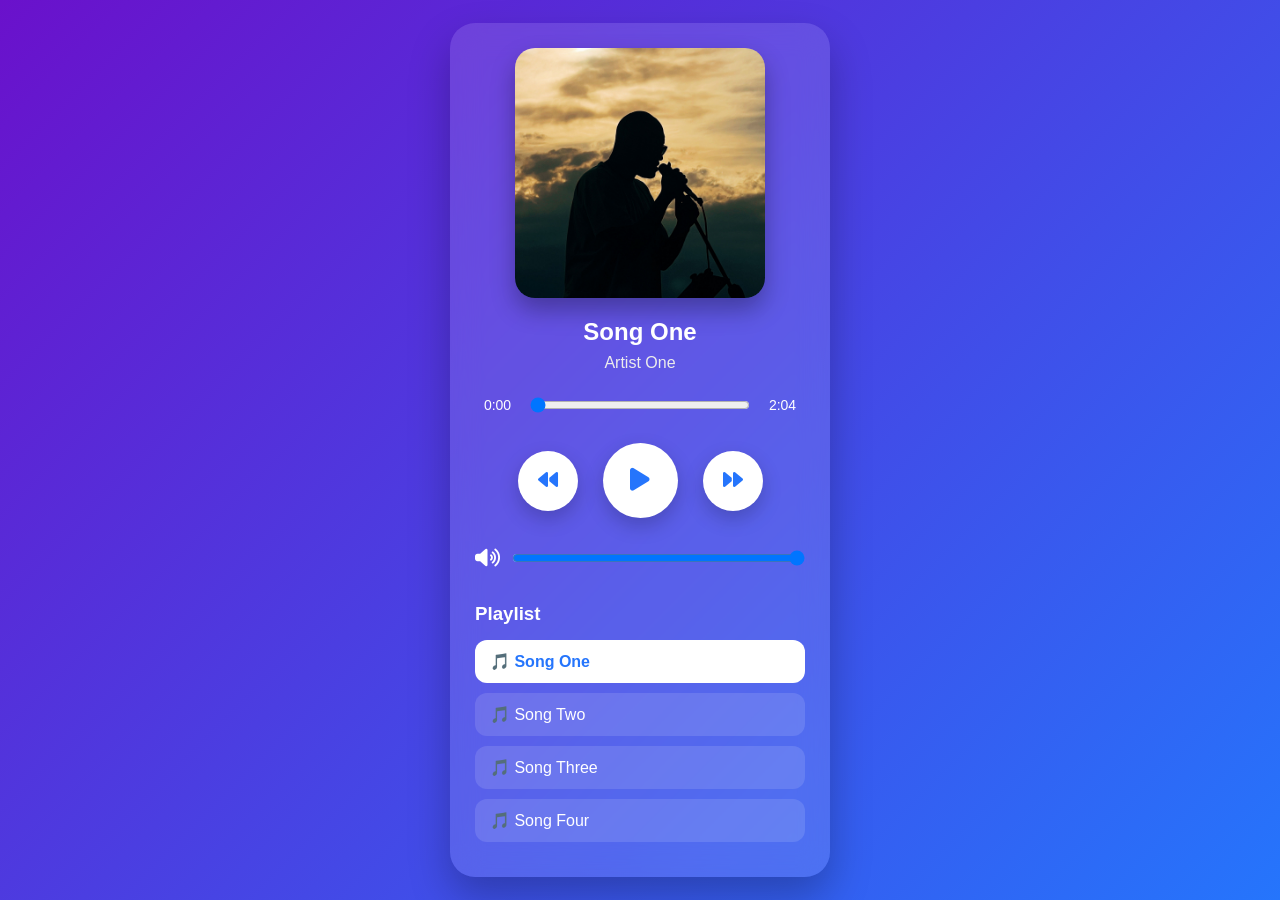
<file: index.html>
<!DOCTYPE html>
<html lang="en">

<head>
    <meta charset="UTF-8">
    <meta name="viewport" content="width=device-width, initial-scale=1.0">
    <title>Modern Music Player</title>

    <!-- CSS -->
    <link rel="stylesheet" href="style.css">

    <!-- Font Awesome Icons -->
    <link rel="stylesheet"
        href="https://cdnjs.cloudflare.com/ajax/libs/font-awesome/6.5.2/css/all.min.css">
</head>

<body>

    <div class="player">

        <!-- Album Cover -->
        <div class="cover">
            <img id="cover" src="assets/images/cover1.jpg" alt="Album Cover">
        </div>

        <!-- Song Information -->
        <div class="song-info">
            <h2 id="title">Song Title</h2>
            <p id="artist">Artist Name</p>
        </div>

        <!-- Progress -->
        <div class="progress-area">

            <span id="current">0:00</span>

            <input
                type="range"
                id="progress"
                value="0"
                min="0"
                max="100">

            <span id="duration">0:00</span>

        </div>

        <!-- Controls -->
        <div class="controls">

            <button id="prev">
                <i class="fa-solid fa-backward"></i>
            </button>

            <button id="play">
                <i class="fa-solid fa-play"></i>
            </button>

            <button id="next">
                <i class="fa-solid fa-forward"></i>
            </button>

        </div>

        <!-- Volume -->
        <div class="volume">

            <i class="fa-solid fa-volume-high"></i>

            <input
                type="range"
                id="volume"
                min="0"
                max="1"
                step="0.01"
                value="1">

        </div>

        <!-- Playlist -->
        <div class="playlist">

            <h3>Playlist</h3>

            <ul id="playlist">

                <li data-index="0" class="active">
                    🎵 Song One
                </li>

                <li data-index="1">
                    🎵 Song Two
                </li>

                <li data-index="2">
                    🎵 Song Three
                </li>

                <li data-index="3">
                    🎵 Song Four
                </li>

            </ul>

        </div>

    </div>

    <!-- Hidden Audio -->
    <audio id="audio"></audio>

    <script src="script.js"></script>

</body>

</html>
</file>
<file: style.css>
/* =========================
   RESET
========================= */

*{
    margin:0;
    padding:0;
    box-sizing:border-box;
    font-family:'Poppins',sans-serif;
}

body{

    min-height:100vh;
    display:flex;
    justify-content:center;
    align-items:center;

    background:linear-gradient(135deg,#6a11cb,#2575fc);

    padding:20px;

}

/* =========================
   PLAYER
========================= */

.player{

    width:380px;
    max-width:100%;

    background:rgba(255,255,255,0.12);

    backdrop-filter:blur(15px);

    border-radius:25px;

    padding:25px;

    box-shadow:0 20px 40px rgba(0,0,0,.25);

    color:white;

}

/* =========================
   ALBUM COVER
========================= */

.cover{

    display:flex;
    justify-content:center;

}

.cover img{

    width:250px;
    height:250px;

    object-fit:cover;

    border-radius:20px;

    box-shadow:0 12px 25px rgba(0,0,0,.3);

    transition:.4s;

}

.cover img:hover{

    transform:scale(1.04);

}

/* =========================
   SONG INFO
========================= */

.song-info{

    margin-top:20px;
    text-align:center;

}

.song-info h2{

    font-size:24px;
    margin-bottom:8px;

}

.song-info p{

    color:#ececec;

    font-size:16px;

}

/* =========================
   PROGRESS BAR
========================= */

.progress-area{

    display:flex;

    align-items:center;

    gap:10px;

    margin-top:25px;

}

.progress-area span{

    width:45px;

    text-align:center;

    font-size:14px;

}

#progress{

    flex:1;

    cursor:pointer;

}

/* =========================
   CONTROLS
========================= */

.controls{

    display:flex;

    justify-content:center;

    align-items:center;

    gap:25px;

    margin-top:30px;

}

.controls button{

    width:60px;

    height:60px;

    border:none;

    border-radius:50%;

    cursor:pointer;

    background:white;

    color:#2575fc;

    font-size:20px;

    transition:.3s;

    box-shadow:0 8px 20px rgba(0,0,0,.2);

}

.controls button:hover{

    transform:translateY(-5px);

}

#play{

    width:75px;

    height:75px;

    font-size:26px;

}

/* =========================
   VOLUME
========================= */

.volume{

    display:flex;

    align-items:center;

    gap:12px;

    margin-top:30px;

}

.volume i{

    font-size:20px;

}

#volume{

    flex:1;

    cursor:pointer;

}

/* =========================
   PLAYLIST
========================= */

.playlist{

    margin-top:35px;

}

.playlist h3{

    margin-bottom:15px;

}

.playlist ul{

    list-style:none;

}

.playlist li{

    padding:12px 15px;

    margin-bottom:10px;

    border-radius:12px;

    cursor:pointer;

    background:rgba(255,255,255,.12);

    transition:.3s;

}

.playlist li:hover{

    background:rgba(255,255,255,.25);

    transform:translateX(5px);

}

/* Currently Playing Song */

.playlist li.active{

    background:white;

    color:#2575fc;

    font-weight:bold;

}

/* =========================
   MOBILE
========================= */

@media(max-width:500px){

.player{

    width:100%;

    padding:20px;

}

.cover img{

    width:200px;

    height:200px;

}

.song-info h2{

    font-size:20px;

}

.controls{

    gap:15px;

}

.controls button{

    width:50px;

    height:50px;

}

#play{

    width:65px;

    height:65px;

}

}
</file>
